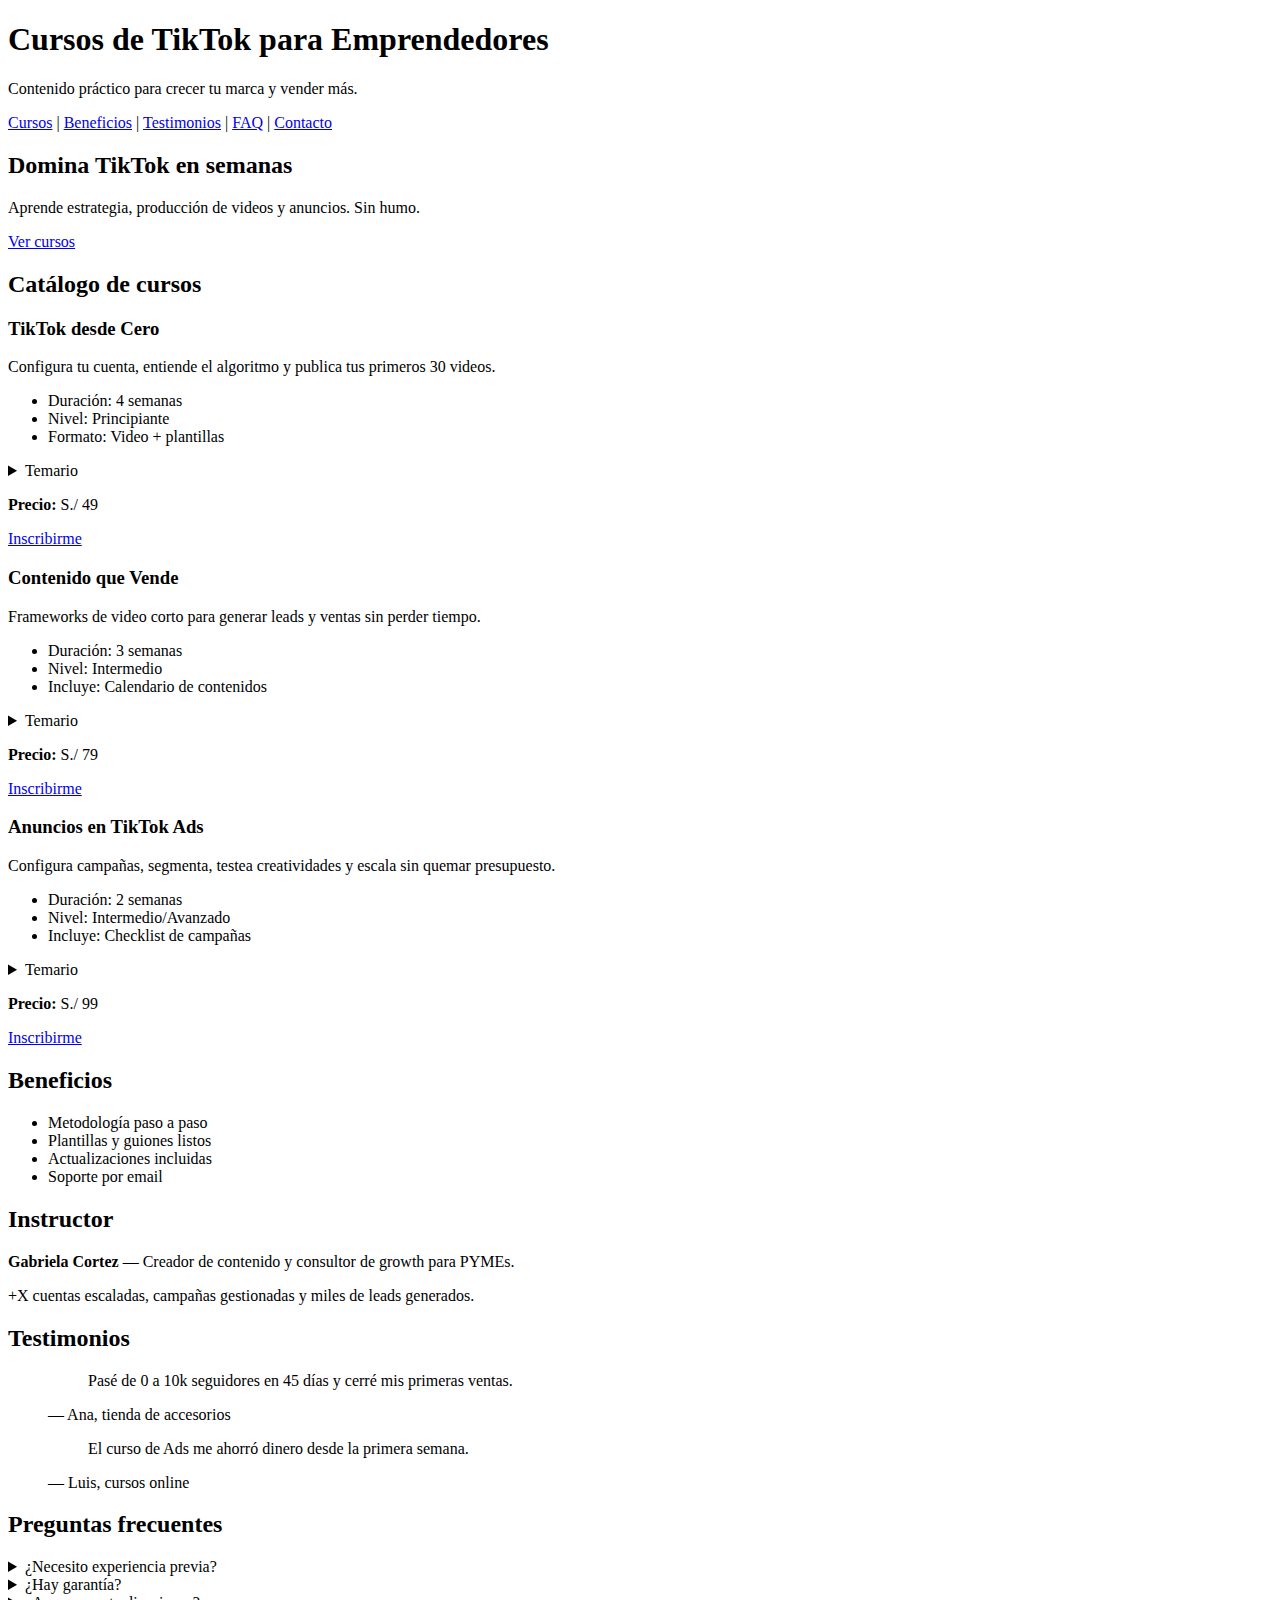
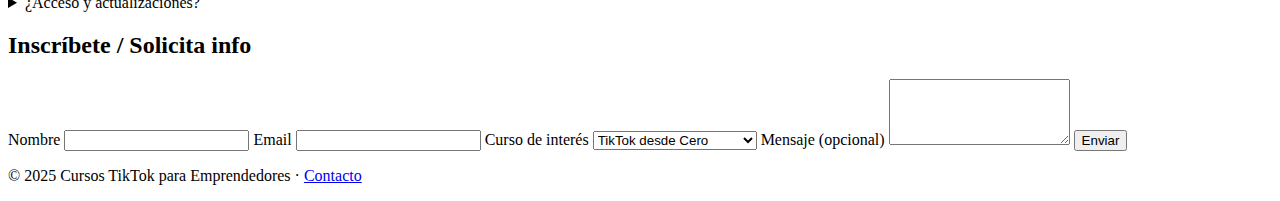
<file: index.html>
<!DOCTYPE html>
<html lang="es">
<head>
  <meta charset="utf-8" />
  <meta name="viewport" content="width=device-width, initial-scale=1" />
  <title>Cursos de TikTok para Emprendedores</title>
  <meta name="description" content="Aprende a crear contenido, crecer tu marca y vender en TikTok. Cursos prácticos para emprendedores." />
</head>
<body>
  <header>
    <h1>Cursos de TikTok para Emprendedores</h1>
    <p>Contenido práctico para crecer tu marca y vender más.</p>
    <nav aria-label="Principal">
      <a href="#cursos">Cursos</a> |
      <a href="#beneficios">Beneficios</a> |
      <a href="#testimonios">Testimonios</a> |
      <a href="#faq">FAQ</a> |
      <a href="#contacto">Contacto</a>
    </nav>
  </header>

  <section id="hero">
    <h2>Domina TikTok en semanas</h2>
    <p>Aprende estrategia, producción de videos y anuncios. Sin humo.</p>
    <a href="#cursos">Ver cursos</a>
  </section>

  <section id="cursos">
    <h2>Catálogo de cursos</h2>

    <article itemscope itemtype="https://schema.org/Course">
      <h3 itemprop="name">TikTok desde Cero</h3>
      <p itemprop="description">Configura tu cuenta, entiende el algoritmo y publica tus primeros 30 videos.</p>
      <ul>
        <li>Duración: <span itemprop="timeRequired">4 semanas</span></li>
        <li>Nivel: Principiante</li>
        <li>Formato: Video + plantillas</li>
      </ul>
      <details>
        <summary>Temario</summary>
        <ol>
          <li>Fundamentos y nicho</li>
          <li>Guiones y ganchos</li>
          <li>Grabación y edición móvil</li>
          <li>Métricas y ajustes</li>
        </ol>
      </details>
      <p><strong>Precio:</strong> <span itemprop="offers" itemscope itemtype="https://schema.org/Offer"><span itemprop="priceCurrency">S./</span> <span itemprop="price">49</span></span></p>
      <a href="#contacto">Inscribirme</a>
    </article>

    <article itemscope itemtype="https://schema.org/Course">
      <h3 itemprop="name">Contenido que Vende</h3>
      <p itemprop="description">Frameworks de video corto para generar leads y ventas sin perder tiempo.</p>
      <ul>
        <li>Duración: <span itemprop="timeRequired">3 semanas</span></li>
        <li>Nivel: Intermedio</li>
        <li>Incluye: Calendario de contenidos</li>
      </ul>
      <details>
        <summary>Temario</summary>
        <ol>
          <li>Psicología del scroll</li>
          <li>Call to action efectivo</li>
          <li>Series y formatos evergreen</li>
          <li>Optimización por datos</li>
        </ol>
      </details>
      <p><strong>Precio:</strong> <span itemprop="offers" itemscope itemtype="https://schema.org/Offer"><span itemprop="priceCurrency">S./</span> <span itemprop="price">79</span></span></p>
      <a href="#contacto">Inscribirme</a>
    </article>

    <article itemscope itemtype="https://schema.org/Course">
      <h3 itemprop="name">Anuncios en TikTok Ads</h3>
      <p itemprop="description">Configura campañas, segmenta, testea creatividades y escala sin quemar presupuesto.</p>
      <ul>
        <li>Duración: <span itemprop="timeRequired">2 semanas</span></li>
        <li>Nivel: Intermedio/Avanzado</li>
        <li>Incluye: Checklist de campañas</li>
      </ul>
      <details>
        <summary>Temario</summary>
        <ol>
          <li>BM y píxel</li>
          <li>Estructura de campañas</li>
          <li>Creatividades de alto rendimiento</li>
          <li>Escalado y troubleshooting</li>
        </ol>
      </details>
      <p><strong>Precio:</strong> <span itemprop="offers" itemscope itemtype="https://schema.org/Offer"><span itemprop="priceCurrency">S./</span> <span itemprop="price">99</span></span></p>
      <a href="#contacto">Inscribirme</a>
    </article>
  </section>

  <section id="beneficios">
    <h2>Beneficios</h2>
    <ul>
      <li>Metodología paso a paso</li>
      <li>Plantillas y guiones listos</li>
      <li>Actualizaciones incluidas</li>
      <li>Soporte por email</li>
    </ul>
  </section>

  <section id="instructor" itemscope itemtype="https://schema.org/Person">
    <h2>Instructor</h2>
    <p><strong itemprop="name">Gabriela Cortez</strong> — Creador de contenido y consultor de growth para PYMEs.</p>
    <p itemprop="description">+X cuentas escaladas, campañas gestionadas y miles de leads generados.</p>
  </section>

  <section id="testimonios">
    <h2>Testimonios</h2>
    <figure>
      <blockquote>Pasé de 0 a 10k seguidores en 45 días y cerré mis primeras ventas.</blockquote>
      <figcaption>— Ana, tienda de accesorios</figcaption>
    </figure>
    <figure>
      <blockquote>El curso de Ads me ahorró dinero desde la primera semana.</blockquote>
      <figcaption>— Luis, cursos online</figcaption>
    </figure>
  </section>

  <section id="faq">
    <h2>Preguntas frecuentes</h2>
    <details>
      <summary>¿Necesito experiencia previa?</summary>
      <p>No. Empezamos desde cero y vamos a lo práctico.</p>
    </details>
    <details>
      <summary>¿Hay garantía?</summary>
      <p>Sí, 7 días. Si no te sirve, te devolvemos.</p>
    </details>
    <details>
      <summary>¿Acceso y actualizaciones?</summary>
      <p>Acceso de por vida y actualizaciones sin costo.</p>
    </details>
  </section>

  <section id="contacto">
    <h2>Inscríbete / Solicita info</h2>
    <form action="#" method="post">
      <label for="nombre">Nombre</label>
      <input id="nombre" name="nombre" type="text" required />
      
      <label for="email">Email</label>
      <input id="email" name="email" type="email" required />
      
      <label for="curso">Curso de interés</label>
      <select id="curso" name="curso">
        <option value="tiktok-cero">TikTok desde Cero</option>
        <option value="contenido-vende">Contenido que Vende</option>
        <option value="tiktok-ads">Anuncios en TikTok Ads</option>
      </select>

      <label for="mensaje">Mensaje (opcional)</label>
      <textarea id="mensaje" name="mensaje" rows="4"></textarea>

      <button type="submit">Enviar</button>
    </form>
  </section>

  <footer>
    <p>&copy; 2025 Cursos TikTok para Emprendedores · <a href="#contacto">Contacto</a></p>
  </footer>
</body>
</html>
</file>
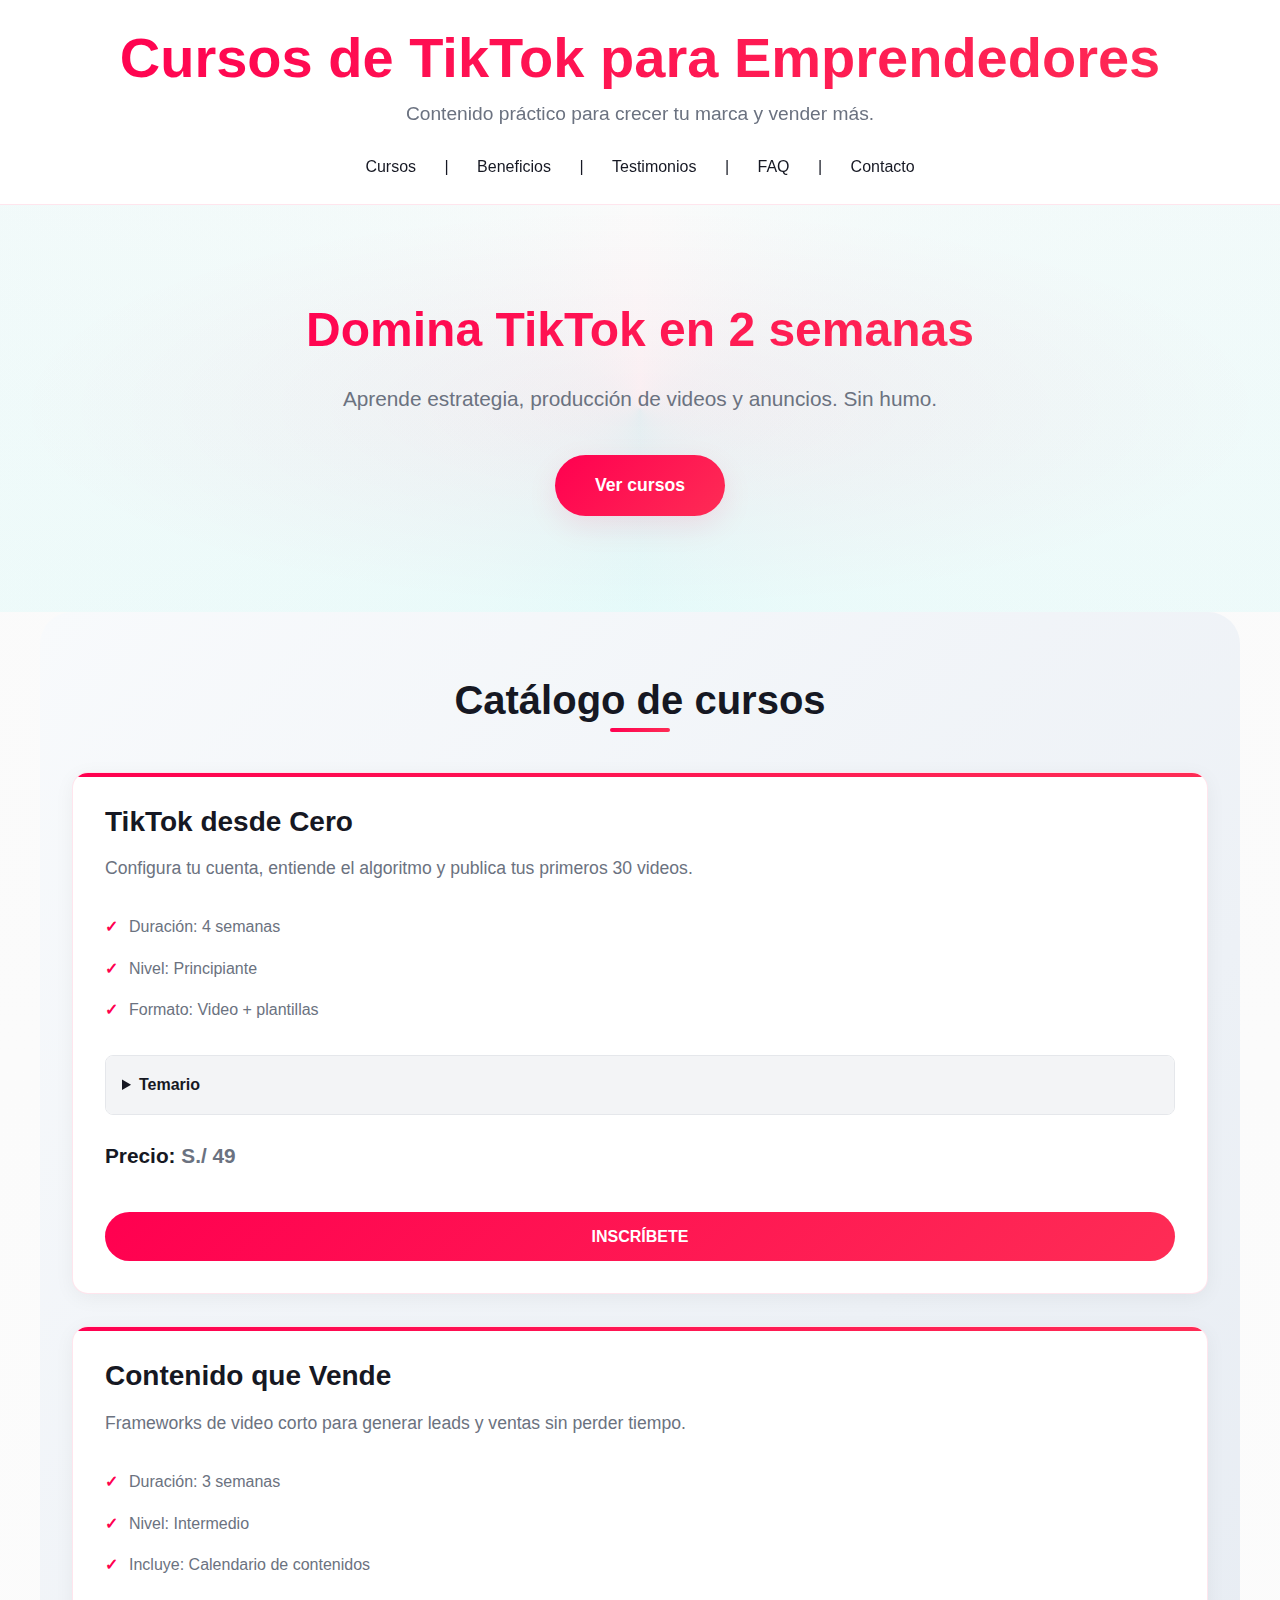
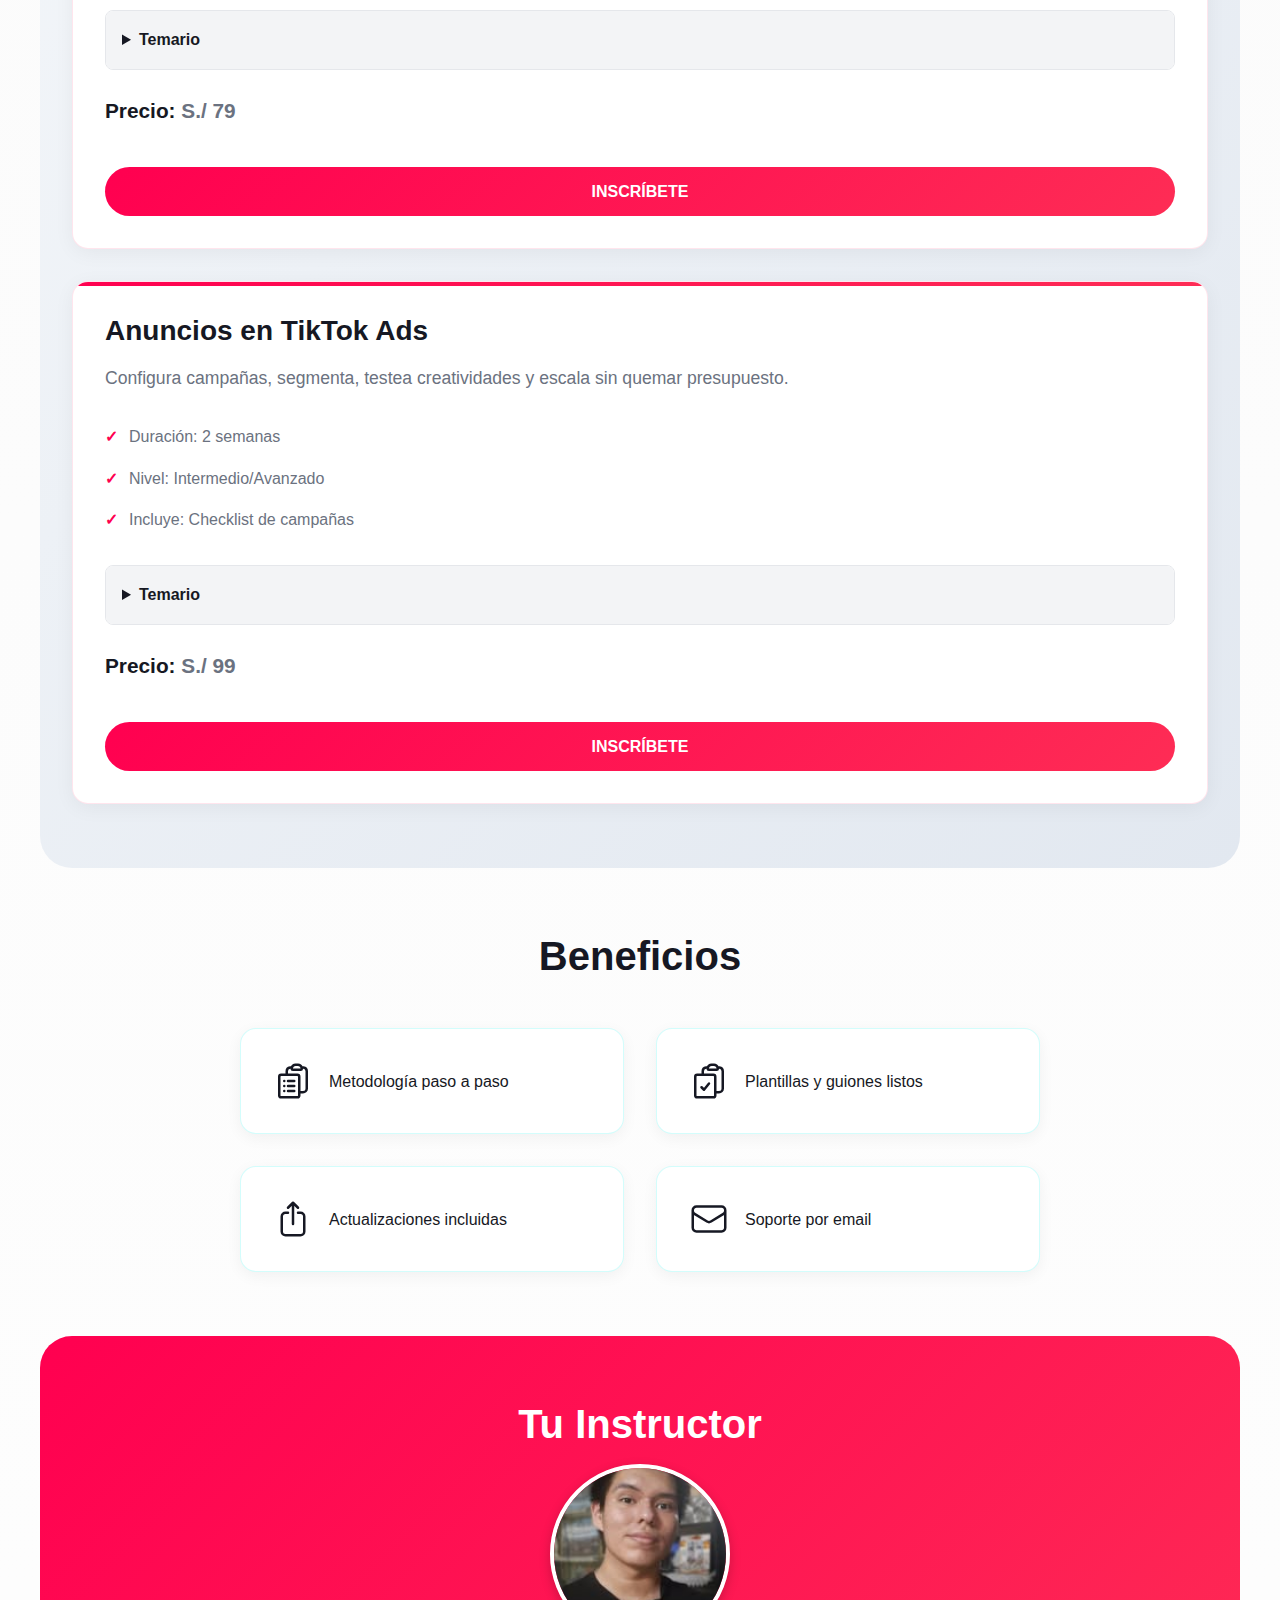
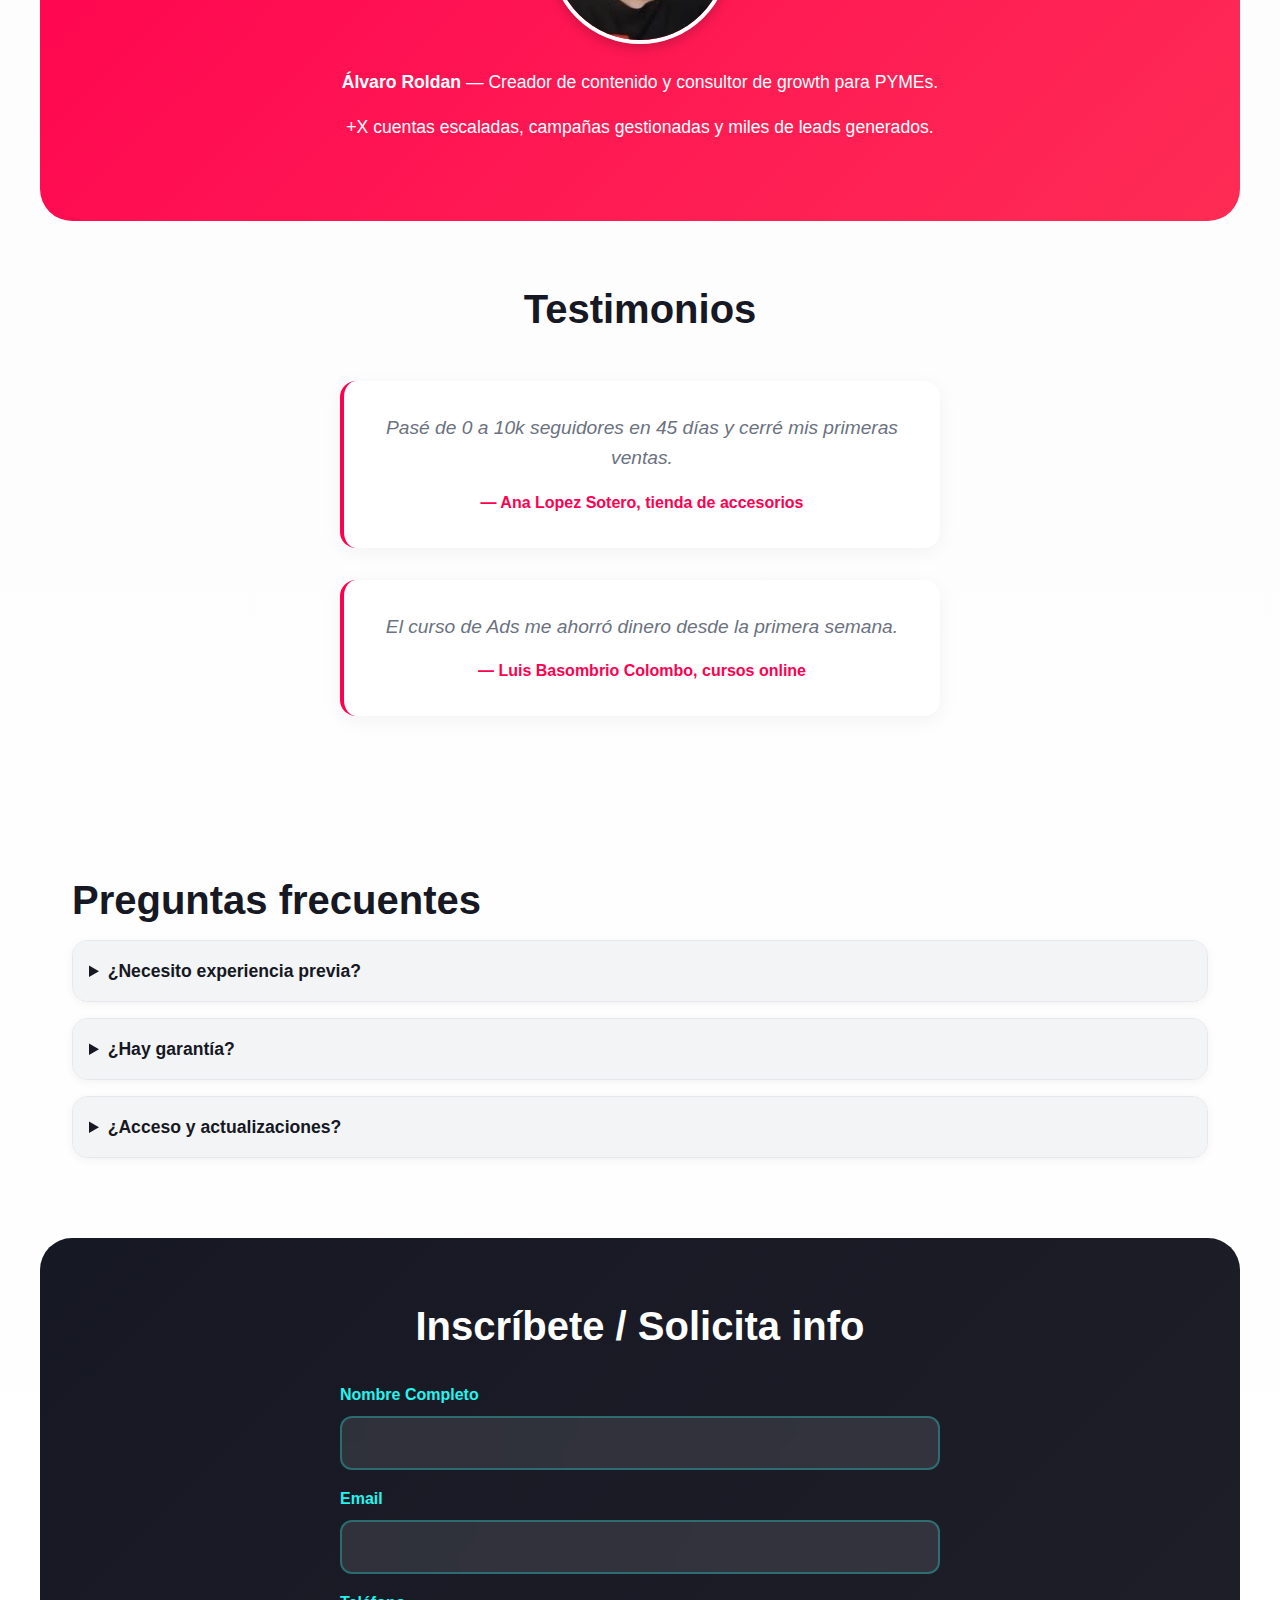
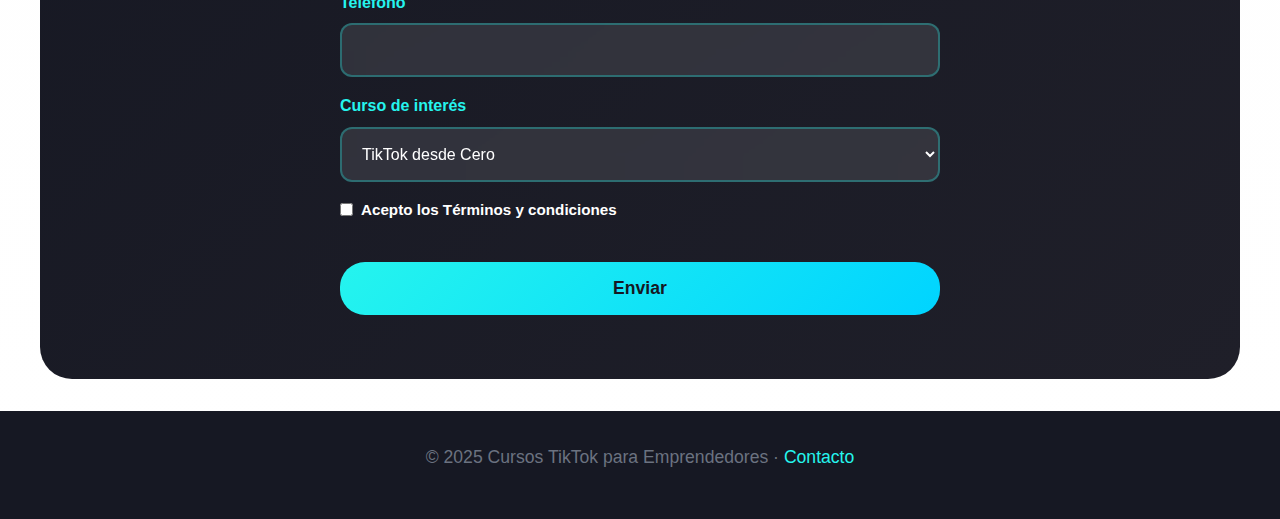
<file: main.html>
<!DOCTYPE html>
<html lang="es">

<head>
  <meta charset="utf-8" />
  <meta name="viewport" content="width=device-width, initial-scale=1" />
  <title>Cursos de TikTok para Emprendedores</title>
  <meta name="description" content="Aprende a crear contenido, crecer tu marca y vender en TikTok. Cursos prácticos para emprendedores." />
  <link rel="stylesheet" href="styles/styles.css">
</head>

<body>
  <header>
    <h1>Cursos de TikTok para Emprendedores</h1>
    <p>Contenido práctico para crecer tu marca y vender más.</p>
    <nav aria-label="Principal">
      <a href="#cursos">Cursos</a> |
      <a href="#beneficios">Beneficios</a> |
      <a href="#testimonios">Testimonios</a> |
      <a href="#faq">FAQ</a> |
      <a href="#contacto">Contacto</a>
    </nav>
  </header>

  <section id="hero">
    <h2>Domina TikTok en 2 semanas</h2>
    <p>Aprende estrategia, producción de videos y anuncios. Sin humo.</p>
    <a href="#cursos">Ver cursos</a>
  </section>

  <section id="cursos">
    <h2>Catálogo de cursos</h2>

    <article itemscope itemtype="https://schema.org/Course">
      <h3 itemprop="name">TikTok desde Cero</h3>
      <p itemprop="description">Configura tu cuenta, entiende el algoritmo y publica tus primeros 30 videos.</p>
      <ul>
        <li>Duración: <span itemprop="timeRequired">4 semanas</span></li>
        <li>Nivel: Principiante</li>
        <li>Formato: Video + plantillas</li>
      </ul>
      <details>
        <summary>Temario</summary>
        <ol>
          <li>Fundamentos y nicho</li>
          <li>Guiones y ganchos</li>
          <li>Grabación y edición móvil</li>
          <li>Métricas y ajustes</li>
        </ol>
      </details>
      <p><strong>Precio:</strong> <span itemprop="offers" itemscope itemtype="https://schema.org/Offer"><span itemprop="priceCurrency">S./</span> <span itemprop="price">49</span></span></p>
      <a href="#contacto">INSCRÍBETE</a>
    </article>

    <article itemscope itemtype="https://schema.org/Course">
      <h3 itemprop="name">Contenido que Vende</h3>
      <p itemprop="description">Frameworks de video corto para generar leads y ventas sin perder tiempo.</p>
      <ul>
        <li>Duración: <span itemprop="timeRequired">3 semanas</span></li>
        <li>Nivel: Intermedio</li>
        <li>Incluye: Calendario de contenidos</li>
      </ul>
      <details>
        <summary>Temario</summary>
        <ol>
          <li>Psicología del scroll</li>
          <li>Call to action efectivo</li>
          <li>Series y formatos evergreen</li>
          <li>Optimización por datos</li>
        </ol>
      </details>
      <p><strong>Precio:</strong> <span itemprop="offers" itemscope itemtype="https://schema.org/Offer"><span itemprop="priceCurrency">S./</span> <span itemprop="price">79</span></span></p>
      <a href="#contacto">INSCRÍBETE</a>
    </article>

    <article itemscope itemtype="https://schema.org/Course">
      <h3 itemprop="name">Anuncios en TikTok Ads</h3>
      <p itemprop="description">Configura campañas, segmenta, testea creatividades y escala sin quemar presupuesto.</p>
      <ul>
        <li>Duración: <span itemprop="timeRequired">2 semanas</span></li>
        <li>Nivel: Intermedio/Avanzado</li>
        <li>Incluye: Checklist de campañas</li>
      </ul>
      <details>
        <summary>Temario</summary>
        <ol>
          <li>BM y píxel</li>
          <li>Estructura de campañas</li>
          <li>Creatividades de alto rendimiento</li>
          <li>Escalado y troubleshooting</li>
        </ol>
      </details>
      <p><strong>Precio:</strong> <span itemprop="offers" itemscope itemtype="https://schema.org/Offer"><span itemprop="priceCurrency">S./</span> <span itemprop="price">99</span></span></p>
      <a href="#contacto">INSCRÍBETE</a>
    </article>
  </section>

  <section id="beneficios">
    <h2>Beneficios</h2>
    <ul>
      <li>
        <svg xmlns="http://www.w3.org/2000/svg" fill="none" viewBox="0 0 24 24" stroke-width="1.5" stroke="currentColor"
          class="icon size-6">
          <path stroke-linecap="round" stroke-linejoin="round"
            d="M9 12h3.75M9 15h3.75M9 18h3.75m3 .75H18a2.25 2.25 0 0 0 2.25-2.25V6.108c0-1.135-.845-2.098-1.976-2.192a48.424 48.424 0 0 0-1.123-.08m-5.801 0c-.065.21-.1.433-.1.664 0 .414.336.75.75.75h4.5a.75.75 0 0 0 .75-.75 2.25 2.25 0 0 0-.1-.664m-5.8 0A2.251 2.251 0 0 1 13.5 2.25H15c1.012 0 1.867.668 2.15 1.586m-5.8 0c-.376.023-.75.05-1.124.08C9.095 4.01 8.25 4.973 8.25 6.108V8.25m0 0H4.875c-.621 0-1.125.504-1.125 1.125v11.25c0 .621.504 1.125 1.125 1.125h9.75c.621 0 1.125-.504 1.125-1.125V9.375c0-.621-.504-1.125-1.125-1.125H8.25ZM6.75 12h.008v.008H6.75V12Zm0 3h.008v.008H6.75V15Zm0 3h.008v.008H6.75V18Z" />
        </svg>
        Metodología paso a paso
      </li>
      <li>
        <svg xmlns="http://www.w3.org/2000/svg" fill="none" viewBox="0 0 24 24" stroke-width="1.5" stroke="currentColor"
          class="icon size-6">
          <path stroke-linecap="round" stroke-linejoin="round"
            d="M11.35 3.836c-.065.21-.1.433-.1.664 0 .414.336.75.75.75h4.5a.75.75 0 0 0 .75-.75 2.25 2.25 0 0 0-.1-.664m-5.8 0A2.251 2.251 0 0 1 13.5 2.25H15c1.012 0 1.867.668 2.15 1.586m-5.8 0c-.376.023-.75.05-1.124.08C9.095 4.01 8.25 4.973 8.25 6.108V8.25m8.9-4.414c.376.023.75.05 1.124.08 1.131.094 1.976 1.057 1.976 2.192V16.5A2.25 2.25 0 0 1 18 18.75h-2.25m-7.5-10.5H4.875c-.621 0-1.125.504-1.125 1.125v11.25c0 .621.504 1.125 1.125 1.125h9.75c.621 0 1.125-.504 1.125-1.125V18.75m-7.5-10.5h6.375c.621 0 1.125.504 1.125 1.125v9.375m-8.25-3 1.5 1.5 3-3.75" />
        </svg>
        Plantillas y guiones listos
      </li>
      <li>
        <svg xmlns="http://www.w3.org/2000/svg" fill="none" viewBox="0 0 24 24" stroke-width="1.5" stroke="currentColor"
          class="icon size-6">
          <path stroke-linecap="round" stroke-linejoin="round"
            d="M9 8.25H7.5a2.25 2.25 0 0 0-2.25 2.25v9a2.25 2.25 0 0 0 2.25 2.25h9a2.25 2.25 0 0 0 2.25-2.25v-9a2.25 2.25 0 0 0-2.25-2.25H15m0-3-3-3m0 0-3 3m3-3V15" />
        </svg>
        Actualizaciones incluidas
      </li>
      <li>
        <svg xmlns="http://www.w3.org/2000/svg" fill="none" viewBox="0 0 24 24" stroke-width="1.5" stroke="currentColor"
          class="icon size-6">
          <path stroke-linecap="round" stroke-linejoin="round"
            d="M21.75 6.75v10.5a2.25 2.25 0 0 1-2.25 2.25h-15a2.25 2.25 0 0 1-2.25-2.25V6.75m19.5 0A2.25 2.25 0 0 0 19.5 4.5h-15a2.25 2.25 0 0 0-2.25 2.25m19.5 0v.243a2.25 2.25 0 0 1-1.07 1.916l-7.5 4.615a2.25 2.25 0 0 1-2.36 0L3.32 8.91a2.25 2.25 0 0 1-1.07-1.916V6.75" />
        </svg>
        Soporte por email
      </li>
    </ul>
  </section>

  <section id="instructor" itemscope itemtype="https://schema.org/Person">
  <h2>Tu Instructor</h2>
  <div class="instructor-container">
    <img src="img/alvare.jpg" alt="Álvaro Roldan" itemprop="image" class="instructor-img">
    <div class="instructor-info">
      <p><strong itemprop="name">Álvaro Roldan</strong> — 
        <span itemprop="jobTitle">Creador de contenido y consultor de growth para PYMEs</span>.
      </p>
      <p itemprop="description">+X cuentas escaladas, campañas gestionadas y miles de leads generados.</p>
    </div>
  </div>
</section>

  <section id="testimonios">
    <h2>Testimonios</h2>
    <figure>
      <blockquote>Pasé de 0 a 10k seguidores en 45 días y cerré mis primeras ventas.</blockquote>
      <figcaption>— Ana Lopez Sotero, tienda de accesorios</figcaption>
    </figure>
    <figure>
      <blockquote>El curso de Ads me ahorró dinero desde la primera semana.</blockquote>
      <figcaption>— Luis Basombrio Colombo, cursos online</figcaption>
    </figure>
  </section>

  <section id="faq">
    <h2>Preguntas frecuentes</h2>
    <details>
      <summary>¿Necesito experiencia previa?</summary>
      <p>No. Empezamos desde cero y vamos a lo práctico.</p>
    </details>
    <details>
      <summary>¿Hay garantía?</summary>
      <p>Sí, 7 días. Si no te sirve, te devolvemos.</p>
    </details>
    <details>
      <summary>¿Acceso y actualizaciones?</summary>
      <p>Acceso de por vida y actualizaciones sin costo.</p>
    </details>
  </section>

  <section id="contacto">
    <h2>Inscríbete / Solicita info</h2>
    <form action="#" method="post">
      <label for="nombre">Nombre Completo</label>
      <input id="nombre" name="nombre" type="text" required />

      <label for="email">Email</label>
      <input id="email" name="email" type="email" required />

      <label for="telefono">Teléfono</label>
      <input type="tel" id="telefono" name="telefono" required>
      <label for="curso">Curso de interés</label>
      <select id="curso" name="curso">
        <option value="tiktok-cero">TikTok desde Cero</option>
        <option value="contenido-vende">Contenido que Vende</option>
        <option value="tiktok-ads">Anuncios en TikTok Ads</option>
      </select>

      <label class="checkbox">
        <input type="checkbox" id="terminos" name="terminos" required>
        Acepto los Términos y condiciones
      </label>

      <button type="submit">Enviar</button>
    </form>
  </section>

  <footer>
    <p>&copy; 2025 Cursos TikTok para Emprendedores · <a href="#contacto">Contacto</a></p>
  </footer>

  <script  src="scripts/script.js"></script>
</body>
</html>
</file>
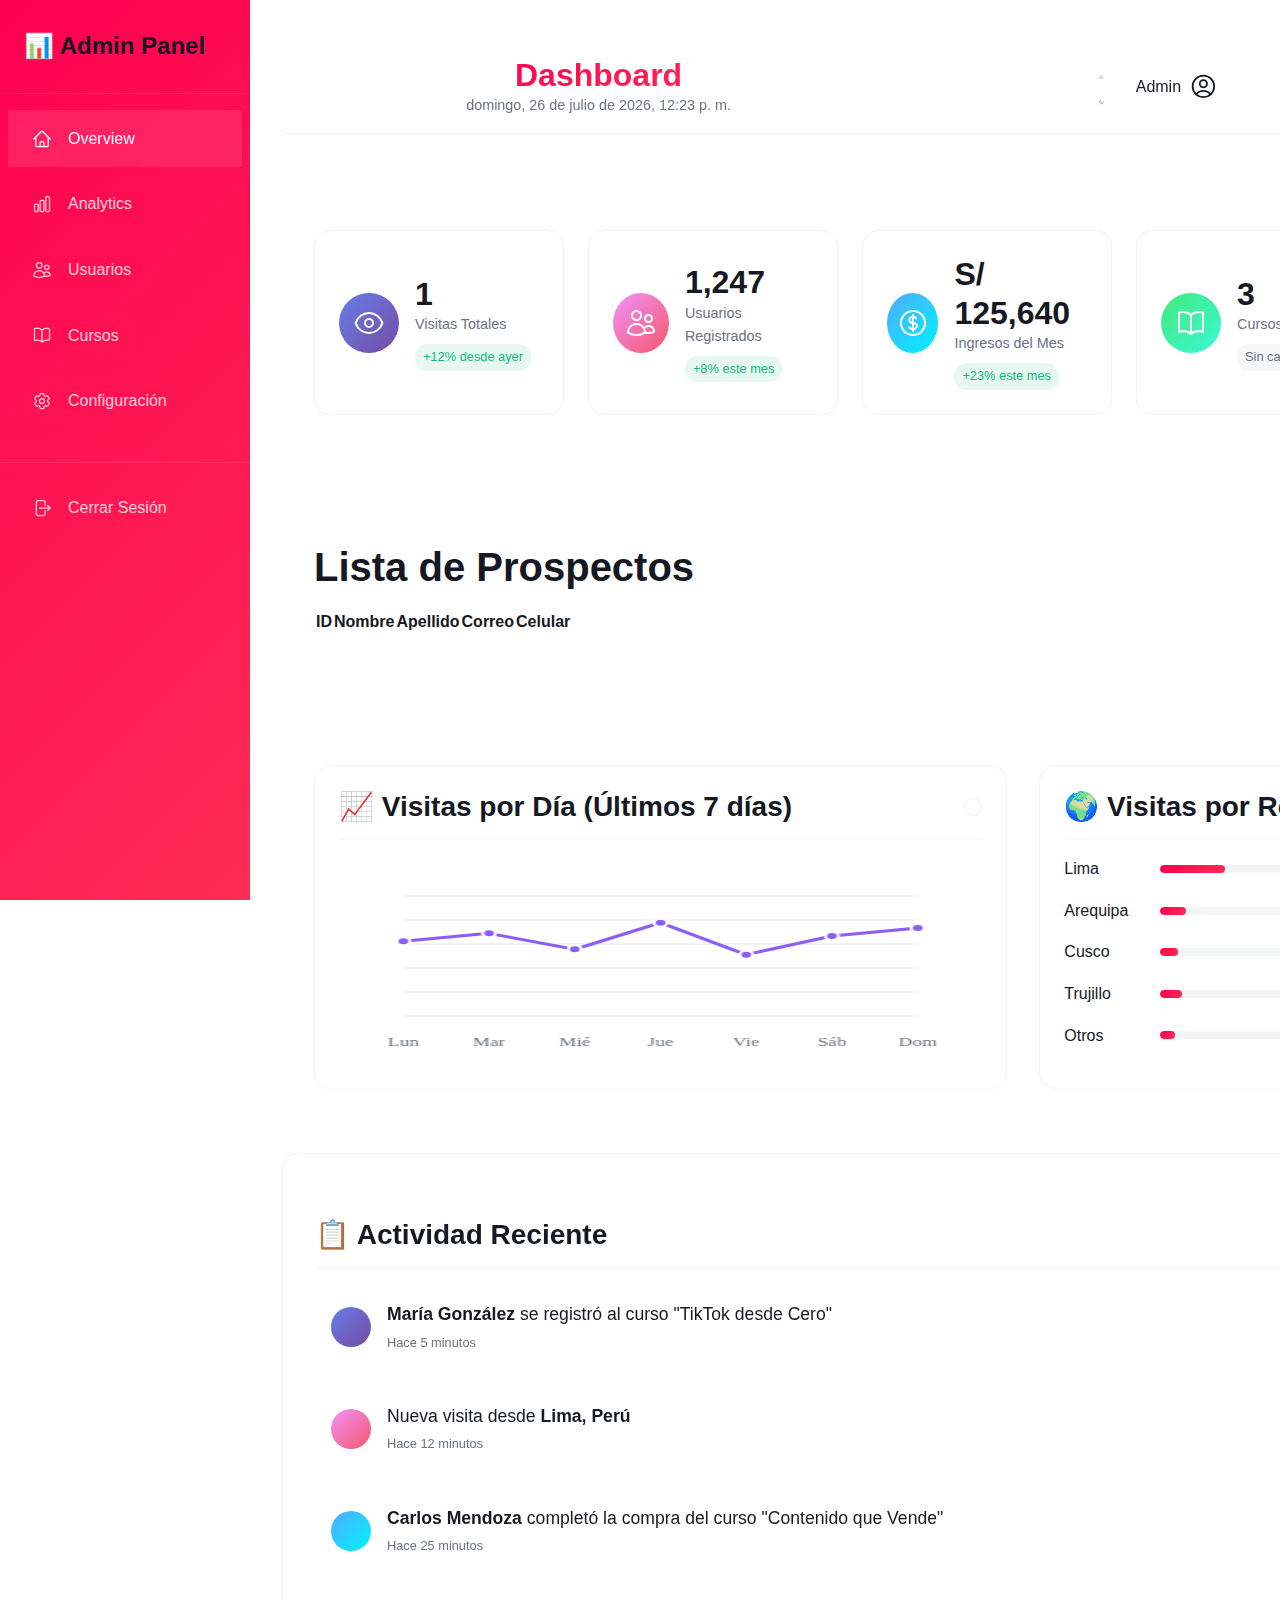
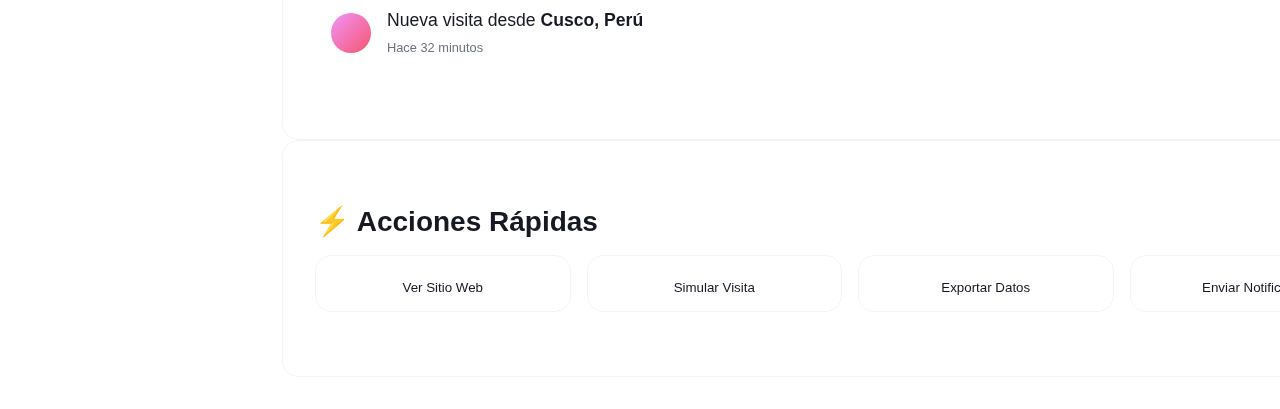
<file: hmtl/dashboard.html>
<!DOCTYPE html>
<html lang="es">
<head>
    <meta charset="UTF-8">
    <meta name="viewport" content="width=device-width, initial-scale=1.0">
    <title>Dashboard Admin - TikTok Perú Academy</title>
    <link rel="stylesheet" href="../styles/styles.css">
    <link rel="stylesheet" href="../styles/dashboard.css">
</head>
<body>
    <div class="dashboard-container">
        <!-- Sidebar -->
        <nav class="sidebar">
            <div class="sidebar-header">
                <h2>📊 Admin Panel</h2>
                <button class="sidebar-toggle" id="sidebarToggle">
                    <svg xmlns="http://www.w3.org/2000/svg" fill="none" viewBox="0 0 24 24" stroke-width="1.5" stroke="currentColor">
                        <path stroke-linecap="round" stroke-linejoin="round" d="M3.75 6.75h16.5M3.75 12h16.5m-16.5 5.25h16.5" />
                    </svg>
                </button>
            </div>
            
            <ul class="sidebar-menu">
                <li class="active">
                    <a href="#overview">
                        <svg xmlns="http://www.w3.org/2000/svg" fill="none" viewBox="0 0 24 24" stroke-width="1.5" stroke="currentColor">
                            <path stroke-linecap="round" stroke-linejoin="round" d="m2.25 12 8.954-8.955c.44-.439 1.152-.439 1.591 0L21.75 12M4.5 9.75v10.125c0 .621.504 1.125 1.125 1.125H9.75v-4.875c0-.621.504-1.125 1.125-1.125h2.25c.621 0 1.125.504 1.125 1.125V21h4.125c.621 0 1.125-.504 1.125-1.125V9.75M8.25 21h8.25" />
                        </svg>
                        <span>Overview</span>
                    </a>
                </li>
                <li>
                    <a href="#analytics">
                        <svg xmlns="http://www.w3.org/2000/svg" fill="none" viewBox="0 0 24 24" stroke-width="1.5" stroke="currentColor">
                            <path stroke-linecap="round" stroke-linejoin="round" d="M3 13.125C3 12.504 3.504 12 4.125 12h2.25c.621 0 1.125.504 1.125 1.125v6.75C7.5 20.496 6.996 21 6.375 21h-2.25A1.125 1.125 0 0 1 3 19.875v-6.75ZM9.75 8.625c0-.621.504-1.125 1.125-1.125h2.25c.621 0 1.125.504 1.125 1.125v11.25c0 .621-.504 1.125-1.125 1.125h-2.25a1.125 1.125 0 0 1-1.125-1.125V8.625ZM16.5 4.125c0-.621.504-1.125 1.125-1.125h2.25C20.496 3 21 3.504 21 4.125v15.75c0 .621-.504 1.125-1.125 1.125h-2.25a1.125 1.125 0 0 1-1.125-1.125V4.125Z" />
                        </svg>
                        <span>Analytics</span>
                    </a>
                </li>
                <li>
                    <a href="#users">
                        <svg xmlns="http://www.w3.org/2000/svg" fill="none" viewBox="0 0 24 24" stroke-width="1.5" stroke="currentColor">
                            <path stroke-linecap="round" stroke-linejoin="round" d="M15 19.128a9.38 9.38 0 0 0 2.625.372 9.337 9.337 0 0 0 4.121-.952 4.125 4.125 0 0 0-7.533-2.493M15 19.128v-.003c0-1.113-.285-2.16-.786-3.07M15 19.128v.106A12.318 12.318 0 0 1 8.624 21c-2.331 0-4.512-.645-6.374-1.766l-.001-.109a6.375 6.375 0 0 1 11.964-3.07M12 6.375a3.375 3.375 0 1 1-6.75 0 3.375 3.375 0 0 1 6.75 0Zm8.25 2.25a2.625 2.625 0 1 1-5.25 0 2.625 2.625 0 0 1 5.25 0Z" />
                        </svg>
                        <span>Usuarios</span>
                    </a>
                </li>
                <li>
                    <a href="#courses">
                        <svg xmlns="http://www.w3.org/2000/svg" fill="none" viewBox="0 0 24 24" stroke-width="1.5" stroke="currentColor">
                            <path stroke-linecap="round" stroke-linejoin="round" d="M12 6.042A8.967 8.967 0 0 0 6 3.75c-1.052 0-2.062.18-3 .512v14.25A8.987 8.987 0 0 0 6 18c2.305 0 4.408.867 6 2.292m0-14.25a8.966 8.966 0 0 1 6-2.292c1.052 0 2.062.18 3 .512v14.25A8.987 8.987 0 0 1 18 18a8.967 8.967 0 0 0-6 2.292m0-14.25v14.25" />
                        </svg>
                        <span>Cursos</span>
                    </a>
                </li>
                <li>
                    <a href="#settings">
                        <svg xmlns="http://www.w3.org/2000/svg" fill="none" viewBox="0 0 24 24" stroke-width="1.5" stroke="currentColor">
                            <path stroke-linecap="round" stroke-linejoin="round" d="M9.594 3.94c.09-.542.56-.94 1.11-.94h2.593c.55 0 1.02.398 1.11.94l.213 1.281c.063.374.313.686.645.87.074.04.147.083.22.127.325.196.72.257 1.075.124l1.217-.456a1.125 1.125 0 0 1 1.37.49l1.296 2.247a1.125 1.125 0 0 1-.26 1.431l-1.003.827c-.293.241-.438.613-.432.992a6.759 6.759 0 0 1 0 .255c-.006.378.138.75.43.99l1.005.828c.424.35.534.955.26 1.43l-1.298 2.247a1.125 1.125 0 0 1-1.369.491l-1.217-.456c-.355-.133-.75-.072-1.076.124a6.57 6.57 0 0 1-.22.128c-.331.183-.581.495-.644.869l-.213 1.281c-.09.543-.56.94-1.11.94h-2.594c-.55 0-1.02-.398-1.11-.94l-.213-1.281c-.062-.374-.312-.686-.644-.87a6.52 6.52 0 0 1-.22-.127c-.325-.196-.72-.257-1.076-.124l-1.217.456a1.125 1.125 0 0 1-1.369-.49l-1.297-2.247a1.125 1.125 0 0 1 .26-1.431l1.004-.827c.292-.24.437-.613.43-.991a6.932 6.932 0 0 1 0-.255c.007-.38-.138-.751-.43-.992l-1.004-.827a1.125 1.125 0 0 1-.26-1.43l1.297-2.247a1.125 1.125 0 0 1 1.37-.491l1.216.456c.356.133.751.072 1.076-.124.072-.044.146-.086.22-.128.332-.183.582-.495.644-.869l.214-1.28Z" />
                            <path stroke-linecap="round" stroke-linejoin="round" d="M15 12a3 3 0 1 1-6 0 3 3 0 0 1 6 0Z" />
                        </svg>
                        <span>Configuración</span>
                    </a>
                </li>
                <li class="logout">
                    <a href="../hmtl/login.html">
                        <svg xmlns="http://www.w3.org/2000/svg" fill="none" viewBox="0 0 24 24" stroke-width="1.5" stroke="currentColor">
                            <path stroke-linecap="round" stroke-linejoin="round" d="M15.75 9V5.25A2.25 2.25 0 0 0 13.5 3h-6a2.25 2.25 0 0 0-2.25 2.25v13.5A2.25 2.25 0 0 0 7.5 21h6a2.25 2.25 0 0 0 2.25-2.25V15m3 0 3-3m0 0-3-3m3 3H9" />
                        </svg>
                        <span>Cerrar Sesión</span>
                    </a>
                </li>
            </ul>
        </nav>

       
        <main class="main-content">
            
            <header class="dashboard-header">
                <div class="header-left">
                    <h1>Dashboard</h1>
                    <p id="currentDateTime"></p>
                </div>
                <div class="header-right">
                    <div class="theme-toggle" id="themeToggle">
                        <div class="toggle-track">
                            <div class="toggle-thumb">
                                <svg class="sun-icon" xmlns="http://www.w3.org/2000/svg" fill="none" viewBox="0 0 24 24" stroke-width="1.5" stroke="currentColor">
                                    <path stroke-linecap="round" stroke-linejoin="round" d="M12 3v2.25m6.364.386l-1.591 1.591M21 12h-2.25m-.386 6.364l-1.591-1.591M12 18.75V21m-6.364-.386l1.591-1.591M3 12h2.25m.386-6.364l1.591 1.591" />
                                </svg>
                                <svg class="moon-icon" xmlns="http://www.w3.org/2000/svg" fill="none" viewBox="0 0 24 24" stroke-width="1.5" stroke="currentColor">
                                    <path stroke-linecap="round" stroke-linejoin="round" d="M21.752 15.002A9.718 9.718 0 0118 15.75c-5.385 0-9.75-4.365-9.75-9.75 0-1.33.266-2.597.748-3.752A9.753 9.753 0 003 11.25C3 16.635 7.365 21 12.75 21a9.753 9.753 0 009.002-5.998z" />
                                </svg>
                            </div>
                        </div>
                    </div>
                    <div class="user-profile">
                        <span>Admin</span>
                        <svg xmlns="http://www.w3.org/2000/svg" fill="none" viewBox="0 0 24 24" stroke-width="1.5" stroke="currentColor">
                            <path stroke-linecap="round" stroke-linejoin="round" d="M17.982 18.725A7.488 7.488 0 0 0 12 15.75a7.488 7.488 0 0 0-5.982 2.975m11.963 0a9 9 0 1 0-11.963 0m11.963 0A8.966 8.966 0 0 1 12 21a8.966 8.966 0 0 1-5.982-2.275M15 9.75a3 3 0 1 1-6 0 3 3 0 0 1 6 0Z" />
                        </svg>
                    </div>
                </div>
            </header>

         
            <section class="stats-grid">
                <div class="stat-card">
                    <div class="stat-icon visits">
                        <svg xmlns="http://www.w3.org/2000/svg" fill="none" viewBox="0 0 24 24" stroke-width="1.5" stroke="currentColor">
                            <path stroke-linecap="round" stroke-linejoin="round" d="M2.036 12.322a1.012 1.012 0 0 1 0-.639C3.423 7.51 7.36 4.5 12 4.5c4.638 0 8.573 3.007 9.963 7.178.07.207.07.431 0 .639C20.577 16.49 16.64 19.5 12 19.5c-4.638 0-8.573-3.007-9.963-7.178Z" />
                            <path stroke-linecap="round" stroke-linejoin="round" d="M15 12a3 3 0 1 1-6 0 3 3 0 0 1 6 0Z" />
                        </svg>
                    </div>
                    <div class="stat-content">
                        <h3 id="totalVisits">0</h3>
                        <p>Visitas Totales</p>
                        <span class="stat-change positive">+12% desde ayer</span>
                    </div>
                </div>

                <div class="stat-card">
                    <div class="stat-icon users">
                        <svg xmlns="http://www.w3.org/2000/svg" fill="none" viewBox="0 0 24 24" stroke-width="1.5" stroke="currentColor">
                            <path stroke-linecap="round" stroke-linejoin="round" d="M15 19.128a9.38 9.38 0 0 0 2.625.372 9.337 9.337 0 0 0 4.121-.952 4.125 4.125 0 0 0-7.533-2.493M15 19.128v-.003c0-1.113-.285-2.16-.786-3.07M15 19.128v.106A12.318 12.318 0 0 1 8.624 21c-2.331 0-4.512-.645-6.374-1.766l-.001-.109a6.375 6.375 0 0 1 11.964-3.07M12 6.375a3.375 3.375 0 1 1-6.75 0 3.375 3.375 0 0 1 6.75 0Zm8.25 2.25a2.625 2.625 0 1 1-5.25 0 2.625 2.625 0 0 1 5.25 0Z" />
                        </svg>
                    </div>
                    <div class="stat-content">
                        <h3 id="totalUsers">1,247</h3>
                        <p>Usuarios Registrados</p>
                        <span class="stat-change positive">+8% este mes</span>
                    </div>
                </div>

                <div class="stat-card">
                    <div class="stat-icon revenue">
                        <svg xmlns="http://www.w3.org/2000/svg" fill="none" viewBox="0 0 24 24" stroke-width="1.5" stroke="currentColor">
                            <path stroke-linecap="round" stroke-linejoin="round" d="M12 6v12m-3-2.818.879.659c1.171.879 3.07.879 4.242 0 1.172-.879 1.172-2.303 0-3.182C13.536 12.219 12.768 12 12 12c-.725 0-1.45-.22-2.003-.659-1.106-.879-1.106-2.303 0-3.182s2.9-.879 4.006 0l.415.33M21 12a9 9 0 1 1-18 0 9 9 0 0 1 18 0Z" />
                        </svg>
                    </div>
                    <div class="stat-content">
                        <h3>S/ 125,640</h3>
                        <p>Ingresos del Mes</p>
                        <span class="stat-change positive">+23% este mes</span>
                    </div>
                </div>

                <div class="stat-card">
                    <div class="stat-icon courses">
                        <svg xmlns="http://www.w3.org/2000/svg" fill="none" viewBox="0 0 24 24" stroke-width="1.5" stroke="currentColor">
                            <path stroke-linecap="round" stroke-linejoin="round" d="M12 6.042A8.967 8.967 0 0 0 6 3.75c-1.052 0-2.062.18-3 .512v14.25A8.987 8.987 0 0 0 6 18c2.305 0 4.408.867 6 2.292m0-14.25a8.966 8.966 0 0 1 6-2.292c1.052 0 2.062.18 3 .512v14.25A8.987 8.987 0 0 1 18 18a8.967 8.967 0 0 0-6 2.292m0-14.25v14.25" />
                        </svg>
                    </div>
                    <div class="stat-content">
                        <h3>3</h3>
                        <p>Cursos Activos</p>
                        <span class="stat-change neutral">Sin cambios</span>
                    </div>
                </div>
            </section>

              <section id="prospectosSection">
        <h2>Lista de Prospectos</h2>
        <table id="prospectosTable">
            <thead>
                <tr>
                    <th>ID</th>
                    <th>Nombre</th>
                    <th>Apellido</th>
                    <th>Correo</th>
                    <th>Celular</th>
                </tr>
            </thead>
            <tbody>
               
            </tbody>
        </table>
    </section>


            <!-- Charts Section -->
            <section class="charts-section">
                <div class="chart-container">
                    <div class="chart-header">
                        <h3>📈 Visitas por Día (Últimos 7 días)</h3>
                        <button class="refresh-btn" id="refreshChart">
                            <i class='bx bx-refresh'></i>
                        </button>
                    </div>
                    <div class="chart-content">
                        <canvas id="visitsChart" width="400" height="200"></canvas>
                    </div>
                </div>

                <div class="chart-container">
                    <div class="chart-header">
                        <h3>🌍 Visitas por Región</h3>
                    </div>
                    <div class="region-stats">
                        <div class="region-item">
                            <span class="region-name">Lima</span>
                            <div class="region-bar">
                                <div class="region-fill" style="width: 45%"></div>
                            </div>
                            <span class="region-percentage">45%</span>
                        </div>
                        <div class="region-item">
                            <span class="region-name">Arequipa</span>
                            <div class="region-bar">
                                <div class="region-fill" style="width: 18%"></div>
                            </div>
                            <span class="region-percentage">18%</span>
                        </div>
                        <div class="region-item">
                            <span class="region-name">Cusco</span>
                            <div class="region-bar">
                                <div class="region-fill" style="width: 12%"></div>
                            </div>
                            <span class="region-percentage">12%</span>
                        </div>
                        <div class="region-item">
                            <span class="region-name">Trujillo</span>
                            <div class="region-bar">
                                <div class="region-fill" style="width: 15%"></div>
                            </div>
                            <span class="region-percentage">15%</span>
                        </div>
                        <div class="region-item">
                            <span class="region-name">Otros</span>
                            <div class="region-bar">
                                <div class="region-fill" style="width: 10%"></div>
                            </div>
                            <span class="region-percentage">10%</span>
                        </div>
                    </div>
                </div>
            </section>

            <!-- Recent Activity -->
            <section class="activity-section">
                <div class="activity-header">
                    <h3>📋 Actividad Reciente</h3>
                    <button class="view-all-btn">Ver Todo</button>
                </div>
                <div class="activity-list">
                    <div class="activity-item">
                        <div class="activity-icon new-user">
                            <i class='bx bx-user-plus'></i>
                        </div>
                        <div class="activity-content">
                            <p><strong>María González</strong> se registró al curso "TikTok desde Cero"</p>
                            <span class="activity-time">Hace 5 minutos</span>
                        </div>
                    </div>
                    <div class="activity-item">
                        <div class="activity-icon visit">
                            <i class='bx bx-show'></i>
                        </div>
                        <div class="activity-content">
                            <p>Nueva visita desde <strong>Lima, Perú</strong></p>
                            <span class="activity-time">Hace 12 minutos</span>
                        </div>
                    </div>
                    <div class="activity-item">
                        <div class="activity-icon purchase">
                            <i class='bx bx-shopping-bag'></i>
                        </div>
                        <div class="activity-content">
                            <p><strong>Carlos Mendoza</strong> completó la compra del curso "Contenido que Vende"</p>
                            <span class="activity-time">Hace 25 minutos</span>
                        </div>
                    </div>
                    <div class="activity-item">
                        <div class="activity-icon visit">
                            <i class='bx bx-show'></i>
                        </div>
                        <div class="activity-content">
                            <p>Nueva visita desde <strong>Cusco, Perú</strong></p>
                            <span class="activity-time">Hace 32 minutos</span>
                        </div>
                    </div>
                </div>
            </section>

            <!-- Quick Actions -->
            <section class="quick-actions">
                <h3>⚡ Acciones Rápidas</h3>
                <div class="actions-grid">
                    <button class="action-btn" onclick="window.open('../hmtl/main.html', '_blank')">
                        <i class='bx bx-globe'></i>
                        <span>Ver Sitio Web</span>
                    </button>
                    <button class="action-btn" onclick="addTestVisit()">
                        <i class='bx bx-plus'></i>
                        <span>Simular Visita</span>
                    </button>
                    <button class="action-btn">
                        <i class='bx bx-download'></i>
                        <span>Exportar Datos</span>
                    </button>
                    <button class="action-btn">
                        <i class='bx bx-bell'></i>
                        <span>Enviar Notificación</span>
                    </button>
                </div>
            </section>
        </main>
    </div>

    <script src="../scripts/dashboard.js"></script>
</body>
</html>
</file>
<file: styles/dashboard.css>
/* ===== DASHBOARD STYLES ===== */
.dashboard-container {
  display: flex;
  min-height: 100vh;
  background: var(--white);
  color: var(--dark);
}

/* ===== SIDEBAR ===== */
.sidebar {
  width: 250px;
  background: var(--gradient);
  color: white;
  transition: var(--transition);
  position: fixed;
  height: 100vh;
  overflow-y: auto;
  z-index: 1000;
}

.sidebar-header {
  padding: 2rem 1.5rem;
  border-bottom: 1px solid rgba(255, 255, 255, 0.1);
  display: flex;
  align-items: center;
  justify-content: space-between;
}

.sidebar-header h2 {
  font-size: 1.5rem;
  margin: 0;
}

.sidebar-toggle {
  background: none;
  border: none;
  color: white;
  font-size: 1.5rem;
  cursor: pointer;
  display: none;
}

.sidebar-toggle svg {
  width: 1.5rem;
  height: 1.5rem;
  color: #fff;
}

.sidebar-menu {
  list-style: none;
  padding: 1rem 0;
  margin: 0;
}

.sidebar-menu li {
  margin-bottom: 0.5rem;
}

.sidebar-menu a {
  display: flex;
  align-items: center;
  gap: 1rem;
  padding: 1rem 1.5rem;
  color: rgba(255, 255, 255, 0.8);
  text-decoration: none;
  transition: var(--transition);
  border-radius: 0;
}

.sidebar-menu a:hover,
.sidebar-menu .active a {
  background: rgba(255, 255, 255, 0.1);
  color: white;
  backdrop-filter: blur(10px);
}

.sidebar-menu i {
  font-size: 1.2rem;
  width: 20px;
}

.sidebar-menu svg {
  width: 1.25rem;
  height: 1.25rem;
  color: rgba(255, 255, 255, 0.8);
  transition: color 0.3s ease;
  flex-shrink: 0;
}

.sidebar-menu .active svg,
.sidebar-menu a:hover svg {
  color: #fff;
}

.sidebar-menu .logout {
  margin-top: auto;
  border-top: 1px solid rgba(255, 255, 255, 0.1);
  padding-top: 1rem;
  margin-top: 2rem;
}

/* ===== MAIN CONTENT ===== */
.main-content {
  flex: 1;
  margin-left: 250px;
  padding: 2rem;
  background: var(--white);
  min-height: 100vh;
}

/* ===== DASHBOARD HEADER ===== */
.dashboard-header {
  display: flex;
  justify-content: space-between;
  align-items: center;
  margin-bottom: 2rem;
  padding-bottom: 1rem;
  border-bottom: 1px solid var(--gray-light);
}

.header-left h1 {
  margin: 0;
  font-size: 2rem;
  background: var(--gradient);
  -webkit-background-clip: text;
  -webkit-text-fill-color: transparent;
  background-clip: text;
}

.header-left p {
  margin: 0;
  color: var(--gray);
  font-size: 0.9rem;
}

.header-right {
  display: flex;
  align-items: center;
  gap: 1rem;
}

.user-profile {
  display: flex;
  align-items: center;
  gap: 0.5rem;
  padding: 0.5rem 1rem;
  background: var(--cream);
  border-radius: var(--radius);
  color: var(--dark);
}

.user-profile i {
  font-size: 1.5rem;
}

.user-profile svg {
  width: 1.8rem;
  height: 1.8rem;
  color: var(--dark);
}

/* ===== STATS GRID ===== */
.stats-grid {
  display: grid;
  grid-template-columns: repeat(auto-fit, minmax(250px, 1fr));
  gap: 1.5rem;
  margin-bottom: 2rem;
}

.stat-card {
  background: white;
  padding: 1.5rem;
  border-radius: var(--radius);
  box-shadow: var(--shadow-soft);
  border: 1px solid var(--gray-light);
  display: flex;
  align-items: center;
  gap: 1rem;
  transition: var(--transition);
}

.stat-card:hover {
  transform: translateY(-2px);
  box-shadow: var(--shadow);
}

.stat-icon {
  width: 60px;
  height: 60px;
  border-radius: 50%;
  display: flex;
  align-items: center;
  justify-content: center;
  font-size: 1.5rem;
  color: white;
}

.stat-icon svg {
  width: 2rem;
  height: 2rem;
  color: white;
}

.stat-icon.visits {
  background: linear-gradient(135deg, #667eea, #764ba2);
}

.stat-icon.users {
  background: linear-gradient(135deg, #f093fb, #f5576c);
}

.stat-icon.revenue {
  background: linear-gradient(135deg, #4facfe, #00f2fe);
}

.stat-icon.courses {
  background: linear-gradient(135deg, #43e97b, #38f9d7);
}

.stat-content h3 {
  margin: 0;
  font-size: 2rem;
  font-weight: bold;
  color: var(--dark);
}

.stat-content p {
  margin: 0;
  color: var(--gray);
  font-size: 0.9rem;
}

.stat-change {
  font-size: 0.8rem;
  padding: 0.2rem 0.5rem;
  border-radius: 12px;
  margin-top: 0.5rem;
  display: inline-block;
}

.stat-change.positive {
  background: rgba(16, 185, 129, 0.1);
  color: #10b981;
}

.stat-change.neutral {
  background: rgba(156, 163, 175, 0.1);
  color: #6b7280;
}

/* ===== CHARTS SECTION ===== */
.charts-section {
  display: grid;
  grid-template-columns: 2fr 1fr;
  gap: 2rem;
  margin-bottom: 2rem;
}

.chart-container {
  background: white;
  padding: 1.5rem;
  border-radius: var(--radius);
  box-shadow: var(--shadow-soft);
  border: 1px solid var(--gray-light);
}

.chart-header {
  display: flex;
  justify-content: space-between;
  align-items: center;
  margin-bottom: 1rem;
  padding-bottom: 1rem;
  border-bottom: 1px solid var(--gray-light);
}

.chart-header h3 {
  margin: 0;
  color: var(--dark);
}

.refresh-btn {
  background: none;
  border: 1px solid var(--gray-light);
  padding: 0.5rem;
  border-radius: var(--radius);
  cursor: pointer;
  transition: var(--transition);
}

.refresh-btn:hover {
  background: var(--cream);
}

.chart-content canvas {
  width: 100% !important;
  height: 200px !important;
}

/* ===== REGION STATS ===== */
.region-stats {
  display: flex;
  flex-direction: column;
  gap: 1rem;
}

.region-item {
  display: flex;
  align-items: center;
  gap: 1rem;
}

.region-name {
  min-width: 80px;
  font-weight: 500;
  color: var(--dark);
}

.region-bar {
  flex: 1;
  height: 8px;
  background: var(--gray-light);
  border-radius: 4px;
  overflow: hidden;
}

.region-fill {
  height: 100%;
  background: var(--gradient);
  border-radius: 4px;
  transition: width 0.3s ease;
}

.region-percentage {
  min-width: 40px;
  text-align: right;
  font-weight: 500;
  color: var(--gray);
}

/* ===== ACTIVITY SECTION ===== */
.activity-section {
  background: white;
  padding: 1.5rem;
  border-radius: var(--radius);
  box-shadow: var(--shadow-soft);
  border: 1px solid var(--gray-light);
  margin-bottom: 2rem;
}

.activity-header {
  display: flex;
  justify-content: space-between;
  align-items: center;
  margin-bottom: 1rem;
  padding-bottom: 1rem;
  border-bottom: 1px solid var(--gray-light);
}

.activity-header h3 {
  margin: 0;
  color: var(--dark);
}

.view-all-btn {
  background: none;
  border: 1px solid var(--secondary);
  color: var(--secondary);
  padding: 0.5rem 1rem;
  border-radius: var(--radius);
  cursor: pointer;
  transition: var(--transition);
}

.view-all-btn:hover {
  background: var(--secondary);
  color: white;
}

.activity-list {
  display: flex;
  flex-direction: column;
  gap: 1rem;
}

.activity-item {
  display: flex;
  align-items: center;
  gap: 1rem;
  padding: 1rem;
  background: var(--cream);
  border-radius: var(--radius);
  transition: var(--transition);
}

.activity-item:hover {
  background: var(--gray-light);
}

.activity-icon {
  width: 40px;
  height: 40px;
  border-radius: 50%;
  display: flex;
  align-items: center;
  justify-content: center;
  color: white;
  font-size: 1.2rem;
}

.activity-icon.new-user {
  background: linear-gradient(135deg, #667eea, #764ba2);
}

.activity-icon.visit {
  background: linear-gradient(135deg, #f093fb, #f5576c);
}

.activity-icon.purchase {
  background: linear-gradient(135deg, #4facfe, #00f2fe);
}

.activity-content p {
  margin: 0;
  color: var(--dark);
}

.activity-time {
  font-size: 0.8rem;
  color: var(--gray);
}

/* ===== QUICK ACTIONS ===== */
.quick-actions {
  background: white;
  padding: 1.5rem;
  border-radius: var(--radius);
  box-shadow: var(--shadow-soft);
  border: 1px solid var(--gray-light);
}

.quick-actions h3 {
  margin: 0 0 1rem 0;
  color: var(--dark);
}

.actions-grid {
  display: grid;
  grid-template-columns: repeat(auto-fit, minmax(150px, 1fr));
  gap: 1rem;
}

.action-btn {
  display: flex;
  flex-direction: column;
  align-items: center;
  gap: 0.5rem;
  padding: 1rem;
  background: var(--cream);
  border: 1px solid var(--gray-light);
  border-radius: var(--radius);
  cursor: pointer;
  transition: var(--transition);
  color: var(--dark);
}

.action-btn:hover {
  background: var(--gradient);
  color: white;
  transform: translateY(-2px);
}

.action-btn i {
  font-size: 1.5rem;
}

/* ===== MODO OSCURO PARA DASHBOARD ===== */
[data-theme="dark"] .dashboard-container {
  background: #0a0a0a;
}

[data-theme="dark"] .main-content {
  background: #0a0a0a;
  color: #ffffff;
}

[data-theme="dark"] .dashboard-header {
  border-bottom: 1px solid rgba(139, 92, 246, 0.3);
}

[data-theme="dark"] .header-left p {
  color: #e2e8f0;
}

[data-theme="dark"] .user-profile {
  background: #1a1a1a;
  color: #ffffff;
}

[data-theme="dark"] .user-profile svg {
  color: #ffffff;
}

[data-theme="dark"] .stat-card,
[data-theme="dark"] .chart-container,
[data-theme="dark"] .activity-section,
[data-theme="dark"] .quick-actions {
  background: #1a1a1a !important;
  border: 1px solid rgba(139, 92, 246, 0.3) !important;
  box-shadow: 0 8px 32px rgba(0, 0, 0, 0.6) !important;
}

[data-theme="dark"] .stat-content h3,
[data-theme="dark"] .chart-header h3,
[data-theme="dark"] .activity-header h3,
[data-theme="dark"] .quick-actions h3 {
  color: #ffffff !important;
}

[data-theme="dark"] .stat-content p,
[data-theme="dark"] .region-name,
[data-theme="dark"] .region-percentage,
[data-theme="dark"] .activity-content p {
  color: #e2e8f0 !important;
}

[data-theme="dark"] .activity-item {
  background: #2a2a2a !important;
}

[data-theme="dark"] .activity-item:hover {
  background: #3a3a3a !important;
}

[data-theme="dark"] .action-btn {
  background: #2a2a2a !important;
  border: 1px solid rgba(139, 92, 246, 0.3) !important;
  color: #ffffff !important;
}

[data-theme="dark"] .refresh-btn,
[data-theme="dark"] .view-all-btn {
  background: #2a2a2a !important;
  border: 1px solid rgba(139, 92, 246, 0.3) !important;
  color: #ffffff !important;
}

[data-theme="dark"] .chart-header,
[data-theme="dark"] .activity-header {
  border-bottom: 1px solid rgba(139, 92, 246, 0.3) !important;
}

[data-theme="dark"] .region-bar {
  background: #2a2a2a !important;
}




/* ===== RESPONSIVE ===== */
@media (max-width: 768px) {
  .sidebar {
    width: 100%;
    transform: translateX(-100%);
  }
  
  .sidebar.active {
    transform: translateX(0);
  }
  
  .main-content {
    margin-left: 0;
    padding: 1rem;
  }
  
  .sidebar-toggle {
    display: block;
  }
  
  .charts-section {
    grid-template-columns: 1fr;
  }
  
  .stats-grid {
    grid-template-columns: 1fr;
  }
  
  .actions-grid {
    grid-template-columns: repeat(2, 1fr);
  }
  
  .dashboard-header {
    flex-direction: column;
    gap: 1rem;
    align-items: flex-start;
  }
}
</file>
<file: styles/styles.css>
/* Reset y variables CSS */
:root {
  --primary: #ff0050;
  --primary-dark: #d6003d;
  --secondary: #25f4ee;
  --accent: #fe2c55;
  --dark: #161823;
  --dark-light: #1f1f29;
  --gray: #6b7280;
  --gray-light: #f3f4f6;
  --white: #ffffff;
  --gradient: linear-gradient(135deg, var(--primary) 0%, var(--accent) 100%);
  --gradient-secondary: linear-gradient(135deg, var(--secondary) 0%, #00d4ff 100%);
  --shadow: 0 10px 30px rgba(255, 0, 80, 0.1);
  --shadow-hover: 0 20px 40px rgba(255, 0, 80, 0.2);
  --radius: 16px;
  --transition: all 0.3s cubic-bezier(0.4, 0, 0.2, 1);
}

* {
  margin: 0;
  padding: 0;
  box-sizing: border-box;
}

body {
  font-family: 'Inter', -apple-system, BlinkMacSystemFont, 'Segoe UI', Roboto, sans-serif;
  line-height: 1.6;
  color: var(--dark);
  background: linear-gradient(180deg, #fafafa 0%, #ffffff 100%);
  overflow-x: hidden;
}

/* Tipografía */
h1, h2, h3 {
  font-weight: 700;
  line-height: 1.2;
  margin-bottom: 1rem;
}

h1 {
  font-size: clamp(2rem, 5vw, 3.5rem);
  background: var(--gradient);
  -webkit-background-clip: text;
  -webkit-text-fill-color: transparent;
  background-clip: text;
}

h2 {
  font-size: clamp(1.5rem, 4vw, 2.5rem);
  color: var(--dark);
}

h3 {
  font-size: clamp(1.25rem, 3vw, 1.75rem);
  color: var(--dark);
}

p {
  font-size: 1.1rem;
  color: var(--gray);
  margin-bottom: 1rem;
}

/* Header */
header {
  background: rgba(255, 255, 255, 0.95);
  backdrop-filter: blur(20px);
  border-bottom: 1px solid rgba(255, 0, 80, 0.1);
  padding: 1.5rem 0;
  position: sticky;
  top: 0;
  z-index: 100;
  animation: slideDown 0.6s ease-out;
}

@keyframes slideDown {
  from { transform: translateY(-100%); opacity: 0; }
  to { transform: translateY(0); opacity: 1; }
}

header > * {
  max-width: 1200px;
  margin: 0 auto;
  padding: 0 2rem;
}

header h1 {
  margin-bottom: 0.5rem;
  text-align: center;
}

header p {
  text-align: center;
  font-size: 1.2rem;
  margin-bottom: 1.5rem;
  color: var(--gray);
}

nav {
  text-align: center;
}

nav a {
  color: var(--dark);
  text-decoration: none;
  font-weight: 500;
  padding: 0.5rem 1rem;
  margin: 0 0.5rem;
  border-radius: var(--radius);
  transition: var(--transition);
  position: relative;
}

nav a:hover {
  background: var(--gradient);
  color: white;
  transform: translateY(-2px);
}

/* Hero Section */
#hero {
  padding: 6rem 2rem;
  text-align: center;
  background: radial-gradient(ellipse at center, rgba(255, 0, 80, 0.05) 0%, transparent 70%);
  position: relative;
  overflow: hidden;
}

#hero::before {
  content: '';
  position: absolute;
  top: -50%;
  left: -50%;
  width: 200%;
  height: 200%;
  background: conic-gradient(from 0deg, transparent, rgba(37, 244, 238, 0.1), transparent);
  animation: rotate 20s linear infinite;
  z-index: -1;
}

@keyframes rotate {
  to { transform: rotate(360deg); }
}

#hero > * {
  max-width: 800px;
  margin: 0 auto;
}

#hero h2 {
  font-size: clamp(1.5rem, 5vw, 3rem);
  margin-bottom: 1.5rem;
  background: var(--gradient);
  -webkit-background-clip: text;
  -webkit-text-fill-color: transparent;
  background-clip: text;
  animation: fadeInUp 0.8s ease-out 0.2s both;
}

#hero p {
  font-size: 1.3rem;
  margin-bottom: 2.5rem;
  animation: fadeInUp 0.8s ease-out 0.4s both;
}

#hero a {
  display: inline-block;
  background: var(--gradient);
  color: white;
  padding: 1rem 2.5rem;
  border-radius: 50px;
  text-decoration: none;
  font-weight: 600;
  font-size: 1.1rem;
  box-shadow: var(--shadow);
  transition: var(--transition);
  animation: fadeInUp 0.8s ease-out 0.6s both;
}

#hero a:hover {
  transform: translateY(-3px);
  box-shadow: var(--shadow-hover);
}

@keyframes fadeInUp {
  from { opacity: 0; transform: translateY(30px); }
  to { opacity: 1; transform: translateY(0); }
}

/* Secciones */
section:not(#hero) {
  padding: 4rem 2rem;
  max-width: 1200px;
  margin: 0 auto;
}

/* Cursos */
#cursos {
  background: linear-gradient(135deg, #f8fafc 0%, #e2e8f0 100%);
  margin: 2rem 0;
  border-radius: 2rem;
  padding: 5rem 2rem;
}

#cursos h2 {
  text-align: center;
  margin-bottom: 3rem;
  position: relative;
}

#cursos h2::after {
  content: '';
  position: absolute;
  bottom: -0.5rem;
  left: 50%;
  transform: translateX(-50%);
  width: 60px;
  height: 4px;
  background: var(--gradient);
  border-radius: 2px;
}

.cursos-grid {
  display: grid;
  grid-template-columns: repeat(auto-fit, minmax(350px, 1fr));
  gap: 2rem;
  margin-top: 3rem;
}

.course-card {
  margin-bottom: 2rem; /* espacio entre cartillas */
}

article {
  background: white;
  border-radius: var(--radius);
  padding: 2rem;
  box-shadow: 0 4px 20px rgba(0, 0, 0, 0.05);
  transition: var(--transition);
  border: 1px solid rgba(255, 0, 80, 0.1);
  position: relative;
  overflow: hidden;
}

article::before {
  content: '';
  position: absolute;
  top: 0;
  left: 0;
  right: 0;
  height: 4px;
  background: var(--gradient);
}

article:hover {
  transform: translateY(-5px);
  box-shadow: 0 20px 40px rgba(0, 0, 0, 0.1);
}

article h3 {
  color: var(--dark);
  margin-bottom: 1rem;
}

article ul {
  list-style: none;
  margin: 1.5rem 0;
}

article ul li {
  padding: 0.5rem 0;
  color: var(--gray);
  position: relative;
  padding-left: 1.5rem;
}

article ul li::before {
  content: '✓';
  position: absolute;
  left: 0;
  color: var(--primary);
  font-weight: bold;
}

details {
  margin: 1.5rem 0;
  border: 1px solid #e5e7eb;
  border-radius: 8px;
  overflow: hidden;
}

summary {
  padding: 1rem;
  background: var(--gray-light);
  cursor: pointer;
  font-weight: 600;
  user-select: none;
  transition: var(--transition);
}

summary:hover {
  background: rgba(255, 0, 80, 0.05);
}

details ol {
  padding: 1rem;
  margin-left: 1rem;
}

details ol li {
  padding: 0.25rem 0;
  color: var(--gray);
}

article p:last-of-type {
  font-size: 1.3rem;
  font-weight: 600;
  margin: 1.5rem 0;
}

article p strong {
  color: var(--dark);
}

article a {
  display: inline-block;
  background: var(--gradient);
  color: white;
  padding: 0.75rem 1.5rem;
  border-radius: 25px;
  text-decoration: none;
  font-weight: 600;
  transition: var(--transition);
  width: 100%;
  text-align: center;
  margin-top: 1rem;
}

article a:hover {
  transform: translateY(-2px);
  box-shadow: 0 8px 25px rgba(255, 0, 80, 0.3);
}

/* Beneficios */
#beneficios {
  text-align: center;
}

#beneficios h2 {
  margin-bottom: 3rem;
}

#beneficios ul {
  display: grid;
  grid-template-columns: repeat(auto-fit, minmax(250px, 1fr));
  gap: 2rem;
  list-style: none;
  max-width: 800px;
  margin: 0 auto;
}

#beneficios li {
  display: flex;
  align-items: center;
  gap: 1rem;
  text-align: left;
  background: white;
  padding: 2rem;
  border-radius: var(--radius);
  box-shadow: 0 4px 15px rgba(0, 0, 0, 0.05);
  transition: var(--transition);
  border: 1px solid rgba(37, 244, 238, 0.2);
}

#beneficios li:hover {
  transform: translateY(-5px);
  box-shadow: 0 15px 30px rgba(37, 244, 238, 0.2);
}

#beneficios li .icon {
  width: 40px;
  height: 40px;
  flex-shrink: 0;
  display: block;
  stroke-width: 1.5;
}

/* Instructor */
#instructor {
  background: var(--gradient);
  color: white;
  border-radius: 2rem;
  text-align: center;
  margin: 2rem 0;
  padding: 3rem 2rem; /* más aire */
}

#instructor h2,
#instructor p {
  color: white;
}

.instructor-container {
  display: flex;
  flex-direction: column;
  align-items: center;
  gap: 1.5rem;
  max-width: 800px;
  margin: 0 auto;
}

.instructor-img {
  width: 180px;
  height: 180px;
  border-radius: 50%;
  object-fit: cover;
  border: 4px solid white; /* borde elegante */
  box-shadow: 0 4px 12px rgba(0,0,0,0.2);
}

.instructor-info {
  max-width: 600px;
}

/* Testimonios */
#testimonios {
  text-align: center;
}

#testimonios h2 {
  margin-bottom: 3rem;
}

#testimonios figure {
  background: white;
  border-radius: var(--radius);
  padding: 2rem;
  margin: 2rem auto;
  max-width: 600px;
  box-shadow: 0 4px 20px rgba(0, 0, 0, 0.05);
  border-left: 4px solid var(--primary);
}

#testimonios blockquote {
  font-style: italic;
  font-size: 1.2rem;
  color: var(--gray);
  margin-bottom: 1rem;
}

#testimonios figcaption {
  font-weight: 600;
  color: var(--primary);
}

/* FAQ */
#faq details {
  margin: 1rem 0;
  background: white;
  border-radius: var(--radius);
  box-shadow: 0 2px 10px rgba(0, 0, 0, 0.05);
}

#faq summary {
  font-size: 1.1rem;
}

/* Formulario */
#contacto {
  background: linear-gradient(135deg, var(--dark) 0%, var(--dark-light) 100%);
  color: white;
  border-radius: 2rem;
  margin: 2rem 0;
  padding-bottom: 4rem; /* más espacio abajo */
}

#contacto h2 {
  color: white;
  text-align: center;
  margin-bottom: 2rem;
}

#contacto .form-subtitle {
  text-align: center;
  font-size: 1.2rem;
  font-weight: 600;
  margin-bottom: 1rem;
  color: white;
}

#contacto .checkbox {
  display: flex;
  align-items: center;
  gap: 0.5rem;
  margin: 1rem 0;
  color: white;
  font-size: 0.95rem;
}

#contacto .checkbox input[type="checkbox"] {
  width: auto;
  margin: 0;
}

form {
  max-width: 600px;
  margin: 0 auto;
}

form label {
  display: block;
  margin: 1rem 0 0.5rem;
  font-weight: 600;
  color: var(--secondary);
}

form input,
form select,
form textarea {
  width: 100%;
  padding: 1rem;
  border: 2px solid rgba(37, 244, 238, 0.3);
  border-radius: 12px;
  background: rgba(255, 255, 255, 0.1);
  color: white;
  font-size: 1rem;
  transition: var(--transition);
  backdrop-filter: blur(10px);
}

form input::placeholder,
form textarea::placeholder {
  color: rgba(255, 255, 255, 0.7);
}

form input:focus,
form select:focus,
form textarea:focus {
  outline: none;
  border-color: var(--secondary);
  box-shadow: 0 0 0 3px rgba(37, 244, 238, 0.2);
}

form button {
  background: var(--gradient-secondary);
  color: var(--dark);
  border: none;
  padding: 1rem 2rem;
  border-radius: 25px;
  font-size: 1.1rem;
  font-weight: 600;
  cursor: pointer;
  transition: var(--transition);
  width: 100%;
  margin-top: 1.5rem;
}

form button:hover {
  transform: translateY(-2px);
  box-shadow: 0 10px 25px rgba(37, 244, 238, 0.3);
}

/* Footer */
footer {
  margin-top: 2rem;
  text-align: center;
  padding: 2rem;
  background: var(--dark);
  color: white;
}

footer a {
  color: var(--secondary);
  text-decoration: none;
}

/* Responsive */
@media (max-width: 768px) {
  section:not(#hero) {
    padding: 3rem 1rem;
  }
  
  #hero {
    padding: 4rem 1rem;
  }

  .cursos-grid {
    grid-template-columns: 1fr;
    gap: 1.5rem;
  }
  
  article {
    padding: 1.5rem;
  }
  
  #beneficios ul {
    grid-template-columns: 1fr;
  }
  
  nav a {
    display: block;
    margin: 0.25rem 0;
  }
}

/* Efectos adicionales */
@media (prefers-reduced-motion: no-preference) {
  html {
    scroll-behavior: smooth;
  }

  feature/formulario-contacto
  section {
    opacity: 0;
    animation: fadeInSection 0.6s ease-out forwards;
  }
  
  section:nth-child(even) {
    animation-delay: 0.1s;
  }

  section:nth-child(odd) {
    animation-delay: 0.2s;
  }
}

@keyframes fadeInSection {
  from {
    opacity: 0;
    transform: translateY(20px);
  }
  to {
    opacity: 1;
    transform: translateY(0);
  }
}

/* Estados de carga */
.loading {
  pointer-events: none;
  opacity: 0.7;
}

.loading::after {
  content: '';
  position: absolute;
  top: 50%;
  left: 50%;
  width: 20px;
  height: 20px;
  border: 2px solid var(--primary);
  border-top: 2px solid transparent;
  border-radius: 50%;
  animation: spin 1s linear infinite;
  transform: translate(-50%, -50%);
}

@keyframes spin {
<<<<<<< HEAD
  to { transform: translate(-50%, -50%) rotate(360deg); }
}

/* --- Navbar dinámico --- */
header.nav-only h1,
header.nav-only p {
  display: none;
}

header.nav-only {
  padding: 0.75rem 0;
  transition: all 0.3s ease;
}

#cursos > article {
  margin-bottom: 2rem;
}
#cursos > article:last-child {
  margin-bottom: 0;
}

#cursos {
  padding: 4rem 2rem; 
}
</file>
